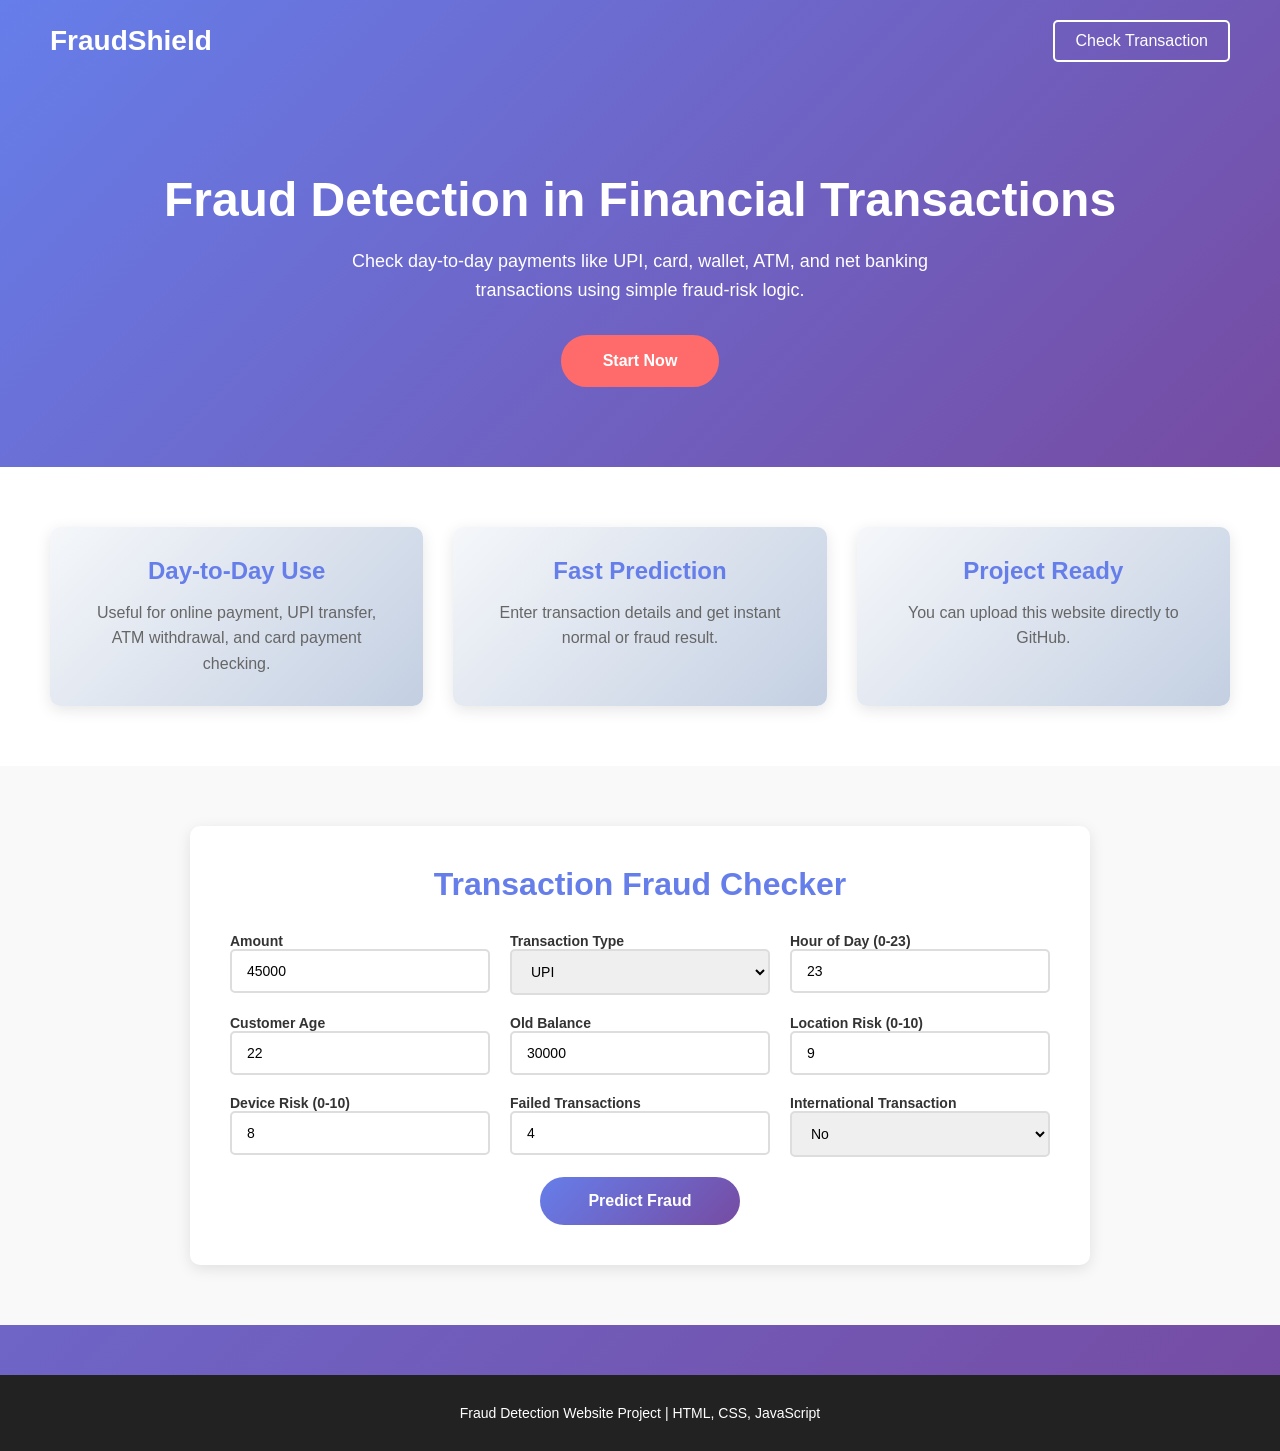
<file: index.html>
<!DOCTYPE html>
<html lang="en">
<head>
  <meta charset="UTF-8">
  <meta name="viewport" content="width=device-width, initial-scale=1.0">
  <title>Fraud Detection in Financial Transactions</title>
  <link rel="stylesheet" href="style.css">
</head>
<body>
  <header class="hero">
    <nav>
      <h2>FraudShield</h2>
      <a href="#checker">Check Transaction</a>
    </nav>
    <section class="hero-text">
      <h1>Fraud Detection in Financial Transactions</h1>
      <p>Check day-to-day payments like UPI, card, wallet, ATM, and net banking transactions using simple fraud-risk logic.</p>
      <a class="btn" href="#checker">Start Now</a>
    </section>
  </header>

  <section class="info">
    <div class="card">
      <h3>Day-to-Day Use</h3>
      <p>Useful for online payment, UPI transfer, ATM withdrawal, and card payment checking.</p>
    </div>
    <div class="card">
      <h3>Fast Prediction</h3>
      <p>Enter transaction details and get instant normal or fraud result.</p>
    </div>
    <div class="card">
      <h3>Project Ready</h3>
      <p>You can upload this website directly to GitHub.</p>
    </div>
  </section>

  <main id="checker" class="container">
    <section class="form-box">
      <h2>Transaction Fraud Checker</h2>
      <form id="fraudForm">
        <div class="grid">
          <label>Amount
            <input type="number" id="amount" value="45000" required>
          </label>
          <label>Transaction Type
            <select id="type">
              <option>UPI</option>
              <option>Card</option>
              <option>Net Banking</option>
              <option>ATM</option>
              <option>Wallet</option>
            </select>
          </label>
          <label>Hour of Day (0-23)
            <input type="number" id="hour" min="0" max="23" value="23" required>
          </label>
          <label>Customer Age
            <input type="number" id="age" value="22" required>
          </label>
          <label>Old Balance
            <input type="number" id="balance" value="30000" required>
          </label>
          <label>Location Risk (0-10)
            <input type="number" id="locationRisk" min="0" max="10" value="9" required>
          </label>
          <label>Device Risk (0-10)
            <input type="number" id="deviceRisk" min="0" max="10" value="8" required>
          </label>
          <label>Failed Transactions
            <input type="number" id="failed" min="0" value="4" required>
          </label>
          <label>International Transaction
            <select id="international">
              <option value="0">No</option>
              <option value="1">Yes</option>
            </select>
          </label>
        </div>
        <button type="submit">Predict Fraud</button>
      </form>
    </section>

    <section id="result" class="result hidden"></section>
  </main>

  <footer>
    <p>Fraud Detection Website Project | HTML, CSS, JavaScript</p>
  </footer>

  <script src="script.js"></script>
</body>
</html>
</file>
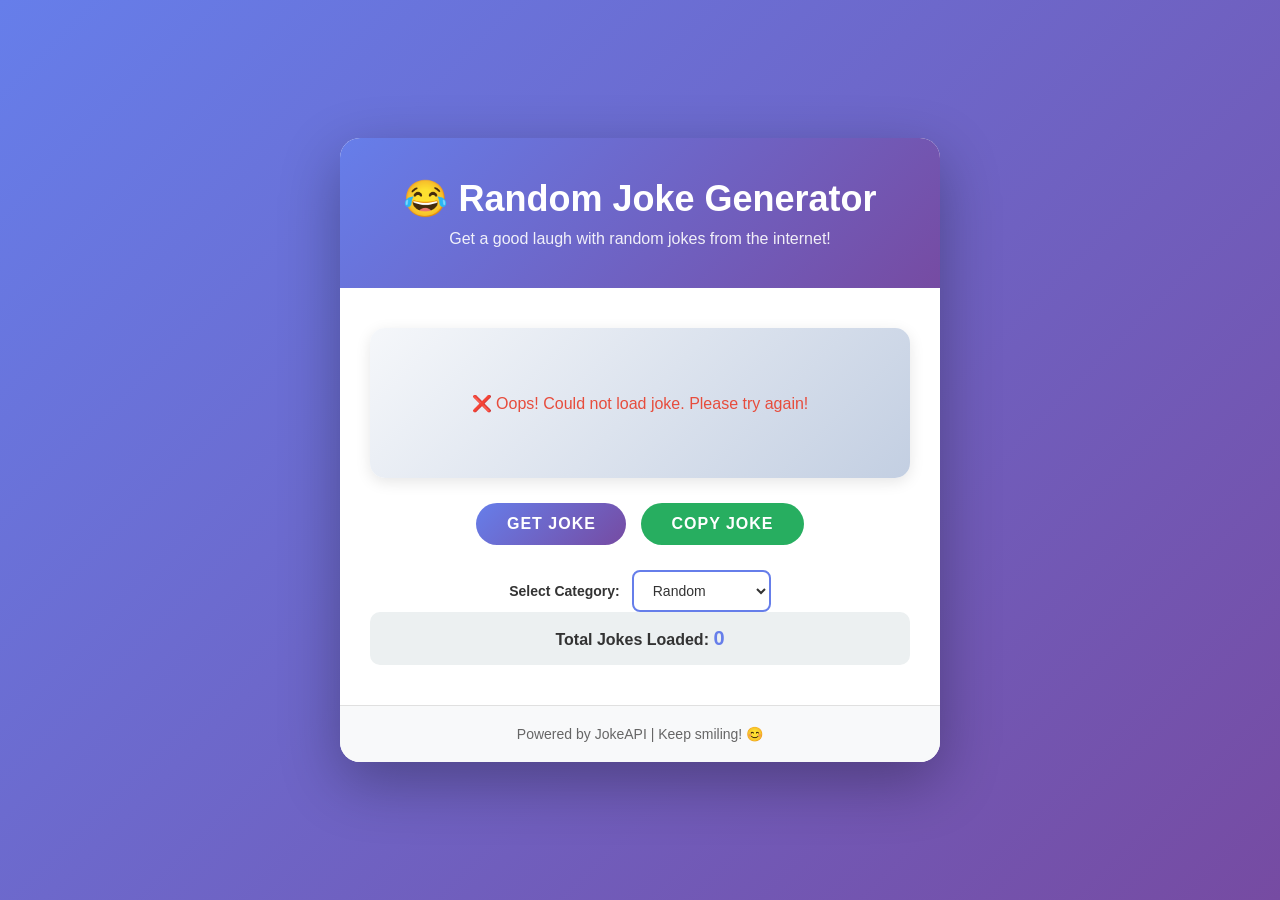
<file: joke-generator/index.html>
<!DOCTYPE html>
<html lang="en">
<head>
  <meta charset="UTF-8">
  <meta name="viewport" content="width=device-width, initial-scale=1.0">
  <title>Random Joke Generator</title>
  <link rel="stylesheet" href="style.css">
</head>
<body>
  <div class="container">
    <header class="header">
      <h1>😂 Random Joke Generator</h1>
      <p>Get a good laugh with random jokes from the internet!</p>
    </header>

    <main class="main-content">
      <div class="joke-box">
        <div class="joke-display" id="jokeDisplay">
          <p class="loading-text">Click "Get Joke" to start laughing! 🎉</p>
        </div>

        <div class="button-group">
          <button id="getJokeBtn" class="btn btn-primary">Get Joke</button>
          <button id="copyBtn" class="btn btn-secondary" disabled>Copy Joke</button>
        </div>

        <div class="joke-category">
          <label for="categorySelect">Select Category:</label>
          <select id="categorySelect">
            <option value="random">Random</option>
            <option value="general">General</option>
            <option value="programming">Programming</option>
            <option value="knock-knock">Knock Knock</option>
          </select>
        </div>
      </div>

      <div class="joke-counter">
        <p>Total Jokes Loaded: <span id="jokeCount">0</span></p>
      </div>
    </main>

    <footer class="footer">
      <p>Powered by JokeAPI | Keep smiling! 😊</p>
    </footer>
  </div>

  <script src="script.js"></script>
</body>
</html>
</file>
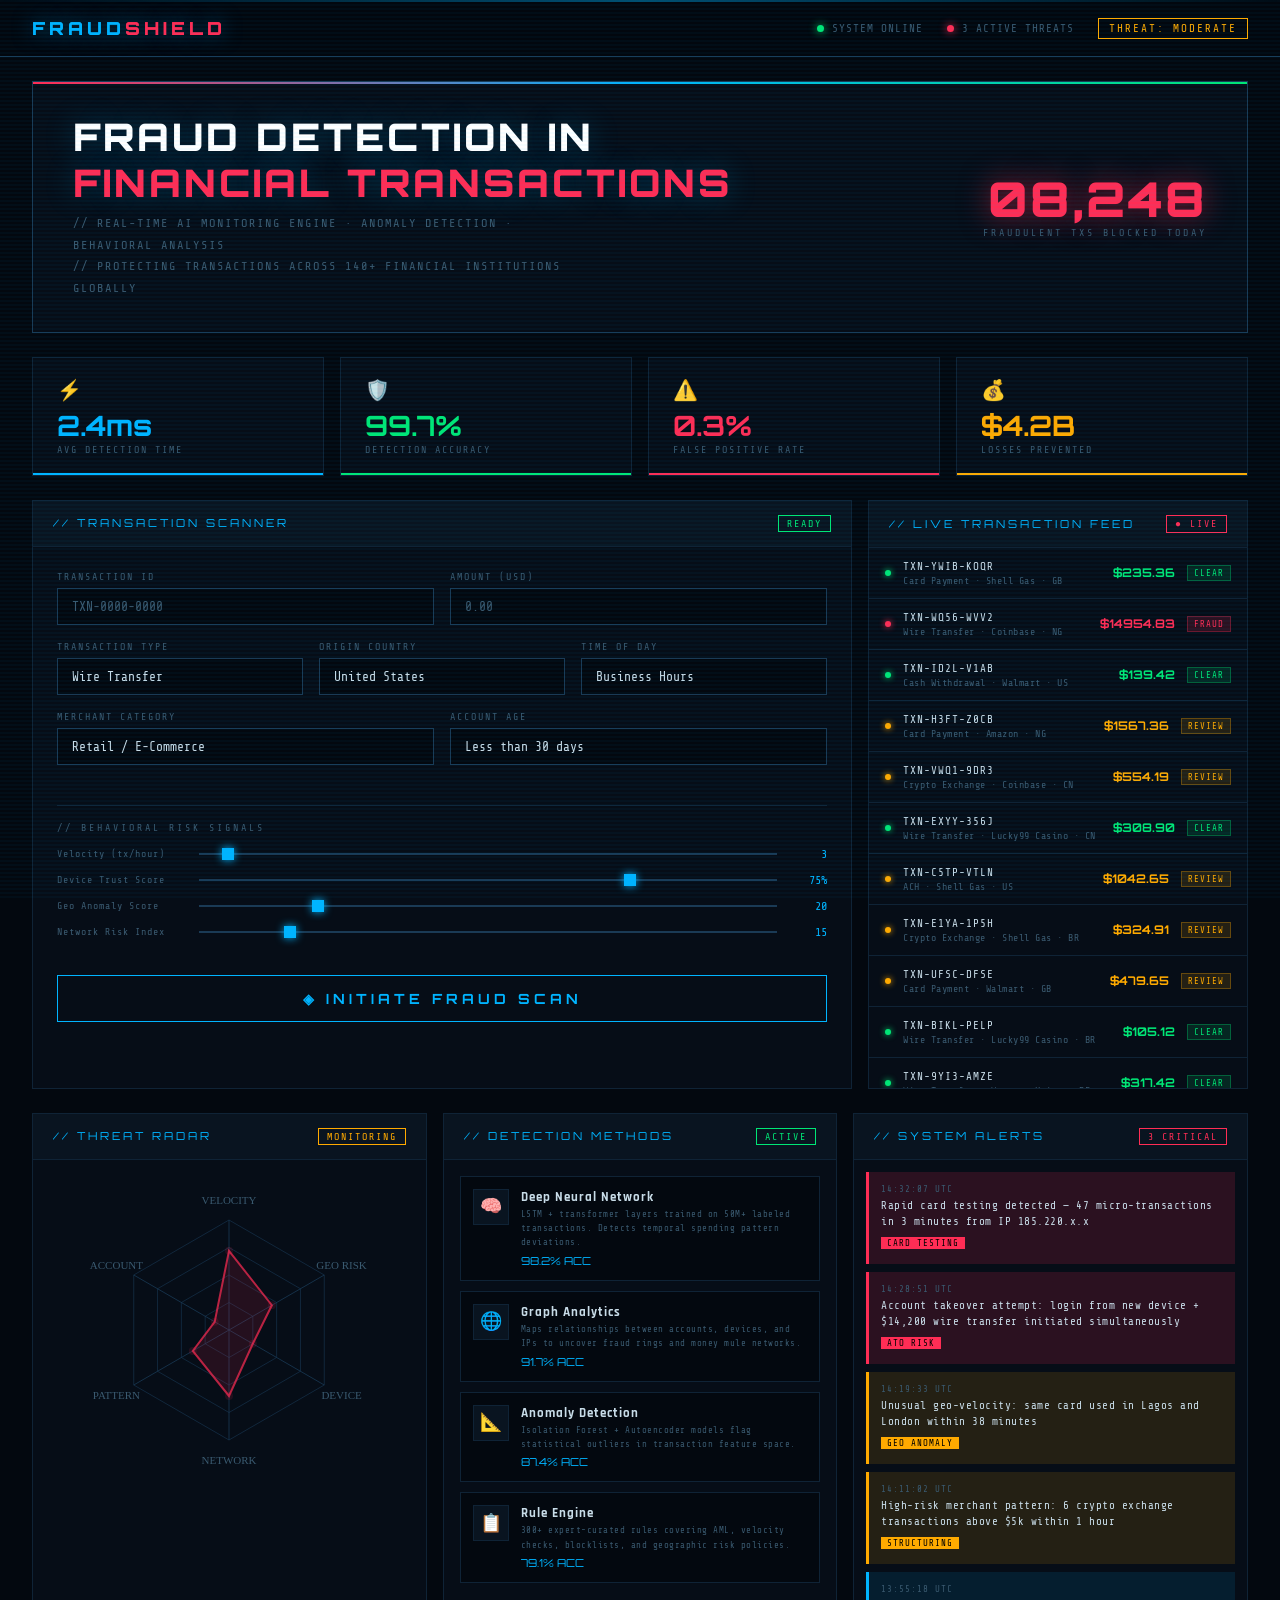
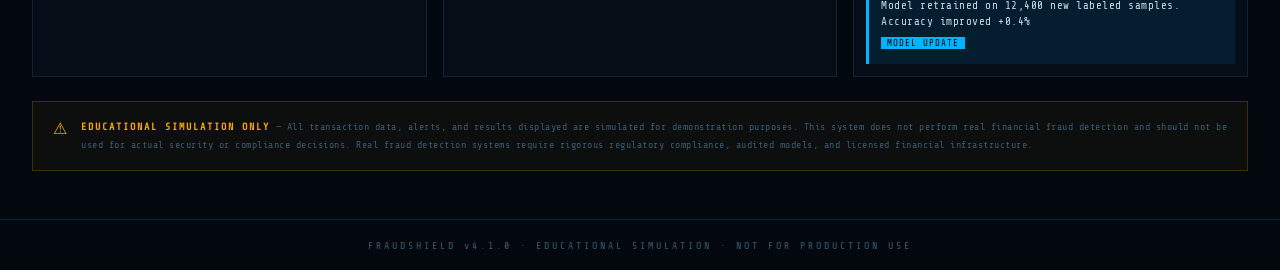
<file: fraud-detection.html>
<!DOCTYPE html>
<html lang="en">
<head>
<meta charset="UTF-8">
<meta name="viewport" content="width=device-width, initial-scale=1.0">
<title>FraudShield — Fraud Detection in Financial Transactions</title>
<link href="https://fonts.googleapis.com/css2?family=Share+Tech+Mono&family=Rajdhani:wght@400;500;600;700&family=Orbitron:wght@400;700;900&display=swap" rel="stylesheet">
<style>
:root {
  --bg: #03080f;
  --surface: #060d17;
  --surface2: #091420;
  --border: #0f2336;
  --border2: #1a3a55;
  --red: #ff2d55;
  --red-dim: rgba(255,45,85,0.15);
  --amber: #ffaa00;
  --amber-dim: rgba(255,170,0,0.12);
  --green: #00e676;
  --green-dim: rgba(0,230,118,0.12);
  --blue: #00b4ff;
  --blue-dim: rgba(0,180,255,0.1);
  --text: #c8dce8;
  --muted: #3a5a70;
  --scan: rgba(0,180,255,0.04);
}

* { margin:0; padding:0; box-sizing:border-box; }

body {
  background: var(--bg);
  color: var(--text);
  font-family: 'Rajdhani', sans-serif;
  min-height: 100vh;
  overflow-x: hidden;
  cursor: crosshair;
}

/* Scan line animation */
body::after {
  content:'';
  position:fixed;
  inset:0;
  background: repeating-linear-gradient(
    0deg,
    transparent,
    transparent 2px,
    var(--scan) 2px,
    var(--scan) 4px
  );
  pointer-events:none;
  z-index:999;
  animation: scanMove 8s linear infinite;
}
@keyframes scanMove {
  0%   { background-position: 0 0; }
  100% { background-position: 0 100px; }
}

/* Moving scan beam */
.scan-beam {
  position: fixed;
  top: 0; left: 0; right: 0;
  height: 2px;
  background: linear-gradient(90deg, transparent, var(--blue), transparent);
  opacity: 0.4;
  z-index: 998;
  animation: beamDown 6s linear infinite;
  pointer-events: none;
}
@keyframes beamDown {
  0%   { top: -2px; }
  100% { top: 100vh; }
}

/* NAV */
nav {
  position: sticky; top: 0; z-index: 100;
  background: rgba(3,8,15,0.96);
  border-bottom: 1px solid var(--border2);
  backdrop-filter: blur(16px);
  padding: 0 32px;
}
.nav-inner {
  max-width: 1400px; margin: 0 auto;
  display: flex; align-items: center; justify-content: space-between;
  height: 56px;
}
.logo {
  font-family: 'Orbitron', monospace;
  font-size: 18px;
  font-weight: 900;
  letter-spacing: 4px;
  color: var(--blue);
  text-shadow: 0 0 20px rgba(0,180,255,0.5);
}
.logo span { color: var(--red); }
.nav-status {
  display: flex; gap: 24px; align-items: center;
}
.status-dot {
  display: flex; align-items: center; gap: 8px;
  font-family: 'Share Tech Mono', monospace;
  font-size: 11px;
  color: var(--muted);
  letter-spacing: 1px;
}
.dot {
  width: 7px; height: 7px; border-radius: 50%;
  background: var(--green);
  box-shadow: 0 0 8px var(--green);
  animation: blink 2s ease-in-out infinite;
}
.dot.red { background: var(--red); box-shadow: 0 0 8px var(--red); }
@keyframes blink {
  0%,100%{ opacity:1; } 50%{ opacity:0.3; }
}
.threat-level {
  font-family: 'Share Tech Mono', monospace;
  font-size: 11px;
  color: var(--amber);
  border: 1px solid var(--amber);
  padding: 3px 10px;
  letter-spacing: 2px;
  animation: pulse-amber 3s ease-in-out infinite;
}
@keyframes pulse-amber {
  0%,100%{ box-shadow:none; }
  50%{ box-shadow: 0 0 12px rgba(255,170,0,0.3); }
}

/* MAIN LAYOUT */
.shell {
  max-width: 1400px; margin: 0 auto; padding: 24px 32px;
}

/* HERO BAR */
.hero-bar {
  border: 1px solid var(--border2);
  background: var(--surface);
  padding: 32px 40px;
  margin-bottom: 24px;
  position: relative;
  overflow: hidden;
}
.hero-bar::before {
  content:'';
  position:absolute;
  top:0; left:0; right:0; height:2px;
  background: linear-gradient(90deg, var(--red), var(--blue), var(--green));
}
.hero-inner {
  display: flex; align-items: center; justify-content: space-between; gap: 32px;
}
.hero-text h1 {
  font-family: 'Orbitron', monospace;
  font-size: clamp(22px, 3vw, 38px);
  font-weight: 900;
  letter-spacing: 3px;
  line-height: 1.2;
  color: #fff;
  text-shadow: 0 0 30px rgba(0,180,255,0.3);
  margin-bottom: 8px;
}
.hero-text h1 span { color: var(--red); }
.hero-text p {
  font-family: 'Share Tech Mono', monospace;
  font-size: 12px;
  color: var(--muted);
  letter-spacing: 2px;
  line-height: 1.8;
  max-width: 500px;
}
.hero-counter {
  text-align: right; flex-shrink: 0;
}
.counter-num {
  font-family: 'Orbitron', monospace;
  font-size: 48px;
  font-weight: 900;
  color: var(--red);
  text-shadow: 0 0 30px rgba(255,45,85,0.5);
  line-height: 1;
  letter-spacing: 2px;
}
.counter-label {
  font-family: 'Share Tech Mono', monospace;
  font-size: 10px;
  color: var(--muted);
  letter-spacing: 3px;
  text-transform: uppercase;
  margin-top: 4px;
}

/* STATS ROW */
.stats-row {
  display: grid;
  grid-template-columns: repeat(4, 1fr);
  gap: 16px;
  margin-bottom: 24px;
}
.stat-card {
  background: var(--surface);
  border: 1px solid var(--border);
  padding: 20px 24px;
  position: relative;
  transition: border-color 0.2s;
}
.stat-card:hover { border-color: var(--border2); }
.stat-card::after {
  content: '';
  position: absolute;
  bottom: 0; left: 0; right: 0; height: 2px;
}
.stat-card.blue::after { background: var(--blue); }
.stat-card.green::after { background: var(--green); }
.stat-card.red::after { background: var(--red); }
.stat-card.amber::after { background: var(--amber); }
.stat-icon {
  font-size: 20px; margin-bottom: 8px; display: block;
}
.stat-num {
  font-family: 'Orbitron', monospace;
  font-size: 28px;
  font-weight: 700;
  line-height: 1;
  margin-bottom: 4px;
}
.stat-card.blue .stat-num { color: var(--blue); }
.stat-card.green .stat-num { color: var(--green); }
.stat-card.red .stat-num { color: var(--red); }
.stat-card.amber .stat-num { color: var(--amber); }
.stat-label {
  font-family: 'Share Tech Mono', monospace;
  font-size: 10px;
  color: var(--muted);
  letter-spacing: 2px;
  text-transform: uppercase;
}

/* MAIN GRID */
.main-grid {
  display: grid;
  grid-template-columns: 1fr 380px;
  gap: 16px;
  margin-bottom: 24px;
}

/* TRANSACTION SCANNER */
.panel {
  background: var(--surface);
  border: 1px solid var(--border);
  overflow: hidden;
}
.panel-header {
  display: flex; align-items: center; justify-content: space-between;
  padding: 14px 20px;
  border-bottom: 1px solid var(--border);
  background: var(--surface2);
}
.panel-title {
  font-family: 'Orbitron', monospace;
  font-size: 11px;
  letter-spacing: 3px;
  color: var(--blue);
  text-transform: uppercase;
}
.panel-badge {
  font-family: 'Share Tech Mono', monospace;
  font-size: 10px;
  letter-spacing: 2px;
  padding: 2px 8px;
  border: 1px solid;
}
.badge-green { color: var(--green); border-color: var(--green); }
.badge-red { color: var(--red); border-color: var(--red); animation: blink 1.5s infinite; }
.badge-amber { color: var(--amber); border-color: var(--amber); }

/* TRANSACTION FORM */
.tx-form { padding: 24px; }
.form-row { display: grid; grid-template-columns: 1fr 1fr; gap: 16px; margin-bottom: 16px; }
.form-row.tri { grid-template-columns: 1fr 1fr 1fr; }
.field label {
  display: block;
  font-family: 'Share Tech Mono', monospace;
  font-size: 10px;
  color: var(--muted);
  letter-spacing: 2px;
  text-transform: uppercase;
  margin-bottom: 6px;
}
.field input, .field select {
  width: 100%;
  background: var(--bg);
  border: 1px solid var(--border2);
  color: var(--text);
  font-family: 'Share Tech Mono', monospace;
  font-size: 13px;
  padding: 10px 14px;
  outline: none;
  transition: border-color 0.2s, box-shadow 0.2s;
  appearance: none;
}
.field input:focus, .field select:focus {
  border-color: var(--blue);
  box-shadow: 0 0 0 2px rgba(0,180,255,0.1);
}
.field input::placeholder { color: var(--muted); }

/* Risk sliders */
.risk-section {
  padding: 0 24px 24px;
}
.risk-title {
  font-family: 'Share Tech Mono', monospace;
  font-size: 10px;
  letter-spacing: 3px;
  color: var(--muted);
  text-transform: uppercase;
  margin-bottom: 14px;
  padding-top: 4px;
  border-top: 1px solid var(--border);
  padding-top: 16px;
}
.risk-row {
  display: flex; align-items: center; gap: 12px; margin-bottom: 12px;
}
.risk-row label {
  font-family: 'Share Tech Mono', monospace;
  font-size: 10px;
  color: var(--muted);
  letter-spacing: 1px;
  width: 130px; flex-shrink: 0;
}
.risk-row input[type="range"] {
  flex: 1;
  -webkit-appearance: none;
  appearance: none;
  height: 2px;
  background: var(--border2);
  outline: none;
  cursor: pointer;
}
.risk-row input[type="range"]::-webkit-slider-thumb {
  -webkit-appearance: none;
  width: 12px; height: 12px;
  background: var(--blue);
  box-shadow: 0 0 8px var(--blue);
  cursor: pointer;
}
.risk-val {
  font-family: 'Share Tech Mono', monospace;
  font-size: 12px;
  color: var(--blue);
  width: 38px;
  text-align: right;
  flex-shrink: 0;
}

/* SCAN BUTTON */
.scan-btn {
  display: block;
  width: calc(100% - 48px);
  margin: 0 24px 24px;
  background: transparent;
  border: 1px solid var(--blue);
  color: var(--blue);
  font-family: 'Orbitron', monospace;
  font-size: 14px;
  font-weight: 700;
  letter-spacing: 4px;
  padding: 14px;
  cursor: crosshair;
  text-transform: uppercase;
  position: relative;
  overflow: hidden;
  transition: all 0.2s;
}
.scan-btn::before {
  content: '';
  position: absolute;
  top: 0; left: -100%; width: 100%; height: 100%;
  background: linear-gradient(90deg, transparent, rgba(0,180,255,0.15), transparent);
  transition: left 0.4s;
}
.scan-btn:hover::before { left: 100%; }
.scan-btn:hover {
  background: rgba(0,180,255,0.08);
  box-shadow: 0 0 20px rgba(0,180,255,0.2), inset 0 0 20px rgba(0,180,255,0.05);
}
.scan-btn:active { transform: scale(0.99); }

/* RESULT DISPLAY */
.result-display {
  margin: 0 24px 24px;
  border: 1px solid var(--border2);
  padding: 20px;
  text-align: center;
  display: none;
  animation: fadeIn 0.4s ease;
}
@keyframes fadeIn { from{opacity:0;transform:translateY(8px)} to{opacity:1;transform:translateY(0)} }
.result-verdict {
  font-family: 'Orbitron', monospace;
  font-size: 28px;
  font-weight: 900;
  letter-spacing: 4px;
  margin-bottom: 8px;
}
.result-score {
  font-family: 'Share Tech Mono', monospace;
  font-size: 12px;
  color: var(--muted);
  letter-spacing: 2px;
  margin-bottom: 16px;
}
.result-factors {
  display: grid; grid-template-columns: 1fr 1fr;
  gap: 8px;
  text-align: left;
}
.result-factor {
  font-family: 'Share Tech Mono', monospace;
  font-size: 10px;
  color: var(--muted);
  letter-spacing: 1px;
  display: flex; gap: 6px; align-items: center;
}
.result-factor .fc { width: 8px; height: 8px; border-radius: 50%; flex-shrink: 0; }

/* LIVE FEED */
.live-feed-panel {}
.feed-list { padding: 0; max-height: 540px; overflow-y: auto; }
.feed-list::-webkit-scrollbar { width: 4px; }
.feed-list::-webkit-scrollbar-track { background: var(--surface2); }
.feed-list::-webkit-scrollbar-thumb { background: var(--border2); }
.feed-item {
  display: flex; align-items: center; gap: 12px;
  padding: 12px 16px;
  border-bottom: 1px solid var(--border);
  transition: background 0.2s;
  animation: slideIn 0.3s ease;
}
@keyframes slideIn { from{opacity:0;transform:translateX(-10px)} to{opacity:1;transform:translateX(0)} }
.feed-item:hover { background: rgba(0,180,255,0.03); }
.feed-risk {
  width: 6px; height: 6px; border-radius: 50%; flex-shrink: 0;
}
.feed-risk.high { background: var(--red); box-shadow: 0 0 6px var(--red); }
.feed-risk.med { background: var(--amber); box-shadow: 0 0 6px var(--amber); }
.feed-risk.low { background: var(--green); box-shadow: 0 0 6px var(--green); }
.feed-info { flex:1; min-width:0; }
.feed-id {
  font-family: 'Share Tech Mono', monospace;
  font-size: 11px;
  color: var(--text);
  letter-spacing: 1px;
}
.feed-meta {
  font-family: 'Share Tech Mono', monospace;
  font-size: 10px;
  color: var(--muted);
  letter-spacing: 0.5px;
  margin-top: 2px;
  white-space: nowrap;
  overflow: hidden;
  text-overflow: ellipsis;
}
.feed-amount {
  font-family: 'Orbitron', monospace;
  font-size: 12px;
  font-weight: 700;
  flex-shrink: 0;
  text-align: right;
}
.feed-amount.high { color: var(--red); }
.feed-amount.med { color: var(--amber); }
.feed-amount.low { color: var(--green); }
.feed-badge {
  font-family: 'Share Tech Mono', monospace;
  font-size: 9px;
  padding: 2px 6px;
  letter-spacing: 1px;
  flex-shrink: 0;
}
.feed-badge.fraud { background: var(--red-dim); color: var(--red); border: 1px solid rgba(255,45,85,0.3); }
.feed-badge.review { background: var(--amber-dim); color: var(--amber); border: 1px solid rgba(255,170,0,0.3); }
.feed-badge.clear { background: var(--green-dim); color: var(--green); border: 1px solid rgba(0,230,118,0.3); }

/* BOTTOM GRID */
.bottom-grid {
  display: grid;
  grid-template-columns: 1fr 1fr 1fr;
  gap: 16px;
  margin-bottom: 24px;
}

/* RADAR CHART */
canvas { display: block; }
#radarCanvas { margin: 0 auto; display: block; }

/* METHOD CARDS */
.method-list { padding: 16px; display: flex; flex-direction: column; gap: 10px; }
.method-item {
  display: flex; gap: 12px; align-items: flex-start;
  padding: 12px;
  border: 1px solid var(--border);
  background: var(--bg);
  transition: border-color 0.2s;
}
.method-item:hover { border-color: var(--border2); }
.method-icon-box {
  width: 36px; height: 36px;
  display: flex; align-items: center; justify-content: center;
  font-size: 18px;
  background: var(--surface2);
  border: 1px solid var(--border);
  flex-shrink: 0;
}
.method-info {}
.method-name {
  font-family: 'Rajdhani', sans-serif;
  font-weight: 700;
  font-size: 13px;
  letter-spacing: 1px;
  color: var(--text);
  margin-bottom: 2px;
}
.method-desc {
  font-family: 'Share Tech Mono', monospace;
  font-size: 9px;
  color: var(--muted);
  letter-spacing: 0.5px;
  line-height: 1.6;
}
.method-acc {
  margin-top: 4px;
  font-family: 'Orbitron', monospace;
  font-size: 11px;
  color: var(--blue);
}

/* ALERT PANEL */
.alert-list { padding: 12px; display: flex; flex-direction: column; gap: 8px; }
.alert-item {
  padding: 12px;
  border-left: 3px solid;
  background: var(--bg);
  position: relative;
  overflow: hidden;
}
.alert-item.critical { border-color: var(--red); background: var(--red-dim); }
.alert-item.warning  { border-color: var(--amber); background: var(--amber-dim); }
.alert-item.info     { border-color: var(--blue); background: var(--blue-dim); }
.alert-time {
  font-family: 'Share Tech Mono', monospace;
  font-size: 9px;
  color: var(--muted);
  letter-spacing: 1px;
  margin-bottom: 4px;
}
.alert-msg {
  font-family: 'Share Tech Mono', monospace;
  font-size: 11px;
  color: var(--text);
  letter-spacing: 0.5px;
  line-height: 1.5;
}
.alert-tag {
  display: inline-block;
  font-size: 9px;
  font-family: 'Share Tech Mono', monospace;
  letter-spacing: 1px;
  padding: 1px 6px;
  margin-top: 4px;
}
.alert-item.critical .alert-tag { background: var(--red); color: #000; }
.alert-item.warning  .alert-tag { background: var(--amber); color: #000; }
.alert-item.info     .alert-tag { background: var(--blue); color: #000; }

/* DISCLAIMER */
.disclaimer {
  border: 1px solid rgba(255,170,0,0.2);
  background: rgba(255,170,0,0.04);
  padding: 16px 20px;
  display: flex; gap: 14px; align-items: flex-start;
  margin-bottom: 24px;
}
.disclaimer-icon { color: var(--amber); font-size: 16px; flex-shrink: 0; margin-top: 1px; }
.disclaimer-text {
  font-family: 'Share Tech Mono', monospace;
  font-size: 10px;
  color: var(--muted);
  line-height: 1.8;
  letter-spacing: 0.5px;
}
.disclaimer-text strong { color: var(--amber); letter-spacing: 2px; }

footer {
  text-align: center;
  padding: 20px;
  border-top: 1px solid var(--border);
  font-family: 'Share Tech Mono', monospace;
  font-size: 10px;
  color: var(--muted);
  letter-spacing: 3px;
}

@media(max-width: 1100px) {
  .main-grid { grid-template-columns: 1fr; }
  .bottom-grid { grid-template-columns: 1fr; }
  .stats-row { grid-template-columns: 1fr 1fr; }
}
@media(max-width: 600px) {
  .shell { padding: 12px 16px; }
  .stats-row { grid-template-columns: 1fr 1fr; gap: 8px; }
  .form-row { grid-template-columns: 1fr; }
  .form-row.tri { grid-template-columns: 1fr; }
  .hero-inner { flex-direction: column; }
}
</style>
</head>
<body>
<div class="scan-beam"></div>

<!-- NAV -->
<nav>
  <div class="nav-inner">
    <div class="logo">FRAUD<span>SHIELD</span></div>
    <div class="nav-status">
      <div class="status-dot"><div class="dot"></div>SYSTEM ONLINE</div>
      <div class="status-dot"><div class="dot red"></div>3 ACTIVE THREATS</div>
      <div class="threat-level">THREAT: MODERATE</div>
    </div>
  </div>
</nav>

<div class="shell">

  <!-- HERO BAR -->
  <div class="hero-bar">
    <div class="hero-inner">
      <div class="hero-text">
        <h1>FRAUD DETECTION IN<br><span>FINANCIAL TRANSACTIONS</span></h1>
        <p>// REAL-TIME AI MONITORING ENGINE · ANOMALY DETECTION · BEHAVIORAL ANALYSIS<br>
           // PROTECTING TRANSACTIONS ACROSS 140+ FINANCIAL INSTITUTIONS GLOBALLY</p>
      </div>
      <div class="hero-counter">
        <div class="counter-num" id="fraudCounter">00,000</div>
        <div class="counter-label">FRAUDULENT TXs BLOCKED TODAY</div>
      </div>
    </div>
  </div>

  <!-- STATS -->
  <div class="stats-row">
    <div class="stat-card blue">
      <span class="stat-icon">⚡</span>
      <div class="stat-num">2.4ms</div>
      <div class="stat-label">Avg Detection Time</div>
    </div>
    <div class="stat-card green">
      <span class="stat-icon">🛡️</span>
      <div class="stat-num">99.7%</div>
      <div class="stat-label">Detection Accuracy</div>
    </div>
    <div class="stat-card red">
      <span class="stat-icon">⚠️</span>
      <div class="stat-num">0.3%</div>
      <div class="stat-label">False Positive Rate</div>
    </div>
    <div class="stat-card amber">
      <span class="stat-icon">💰</span>
      <div class="stat-num">$4.2B</div>
      <div class="stat-label">Losses Prevented</div>
    </div>
  </div>

  <!-- MAIN GRID -->
  <div class="main-grid">

    <!-- TRANSACTION SCANNER -->
    <div class="panel">
      <div class="panel-header">
        <div class="panel-title">// TRANSACTION SCANNER</div>
        <div class="panel-badge badge-green">READY</div>
      </div>

      <div class="tx-form">
        <div class="form-row">
          <div class="field">
            <label>Transaction ID</label>
            <input type="text" id="txId" placeholder="TXN-0000-0000" />
          </div>
          <div class="field">
            <label>Amount (USD)</label>
            <input type="number" id="txAmount" placeholder="0.00" min="0" />
          </div>
        </div>
        <div class="form-row tri">
          <div class="field">
            <label>Transaction Type</label>
            <select id="txType">
              <option>Wire Transfer</option>
              <option>Card Payment</option>
              <option>ACH Transfer</option>
              <option>Crypto Exchange</option>
              <option>Cash Withdrawal</option>
              <option>Online Purchase</option>
            </select>
          </div>
          <div class="field">
            <label>Origin Country</label>
            <select id="txOrigin">
              <option>United States</option>
              <option>United Kingdom</option>
              <option>Nigeria</option>
              <option>Russia</option>
              <option>China</option>
              <option>Germany</option>
              <option>Brazil</option>
              <option>Unknown</option>
            </select>
          </div>
          <div class="field">
            <label>Time of Day</label>
            <select id="txTime">
              <option>Business Hours</option>
              <option>Evening</option>
              <option>Late Night (2–5AM)</option>
              <option>Early Morning</option>
            </select>
          </div>
        </div>
        <div class="form-row">
          <div class="field">
            <label>Merchant Category</label>
            <select id="txMerchant">
              <option>Retail / E-Commerce</option>
              <option>Gambling / Betting</option>
              <option>Cryptocurrency</option>
              <option>Jewelry / Luxury</option>
              <option>Gas Station</option>
              <option>Supermarket</option>
              <option>Money Transfer</option>
            </select>
          </div>
          <div class="field">
            <label>Account Age</label>
            <select id="txAge">
              <option>Less than 30 days</option>
              <option>1–6 months</option>
              <option>6–24 months</option>
              <option>Over 2 years</option>
            </select>
          </div>
        </div>
      </div>

      <div class="risk-section">
        <div class="risk-title">// BEHAVIORAL RISK SIGNALS</div>
        <div class="risk-row">
          <label>Velocity (tx/hour)</label>
          <input type="range" id="rVelocity" min="1" max="50" value="3" oninput="document.getElementById('vVelocity').textContent=this.value">
          <span class="risk-val" id="vVelocity">3</span>
        </div>
        <div class="risk-row">
          <label>Device Trust Score</label>
          <input type="range" id="rDevice" min="0" max="100" value="75" oninput="document.getElementById('vDevice').textContent=this.value+'%'">
          <span class="risk-val" id="vDevice">75%</span>
        </div>
        <div class="risk-row">
          <label>Geo Anomaly Score</label>
          <input type="range" id="rGeo" min="0" max="100" value="20" oninput="document.getElementById('vGeo').textContent=this.value">
          <span class="risk-val" id="vGeo">20</span>
        </div>
        <div class="risk-row">
          <label>Network Risk Index</label>
          <input type="range" id="rNetwork" min="0" max="100" value="15" oninput="document.getElementById('vNetwork').textContent=this.value">
          <span class="risk-val" id="vNetwork">15</span>
        </div>
      </div>

      <button class="scan-btn" onclick="runScan()">◈ INITIATE FRAUD SCAN</button>

      <div class="result-display" id="resultDisplay">
        <div class="result-verdict" id="resultVerdict">—</div>
        <div class="result-score" id="resultScore">—</div>
        <div class="result-factors" id="resultFactors"></div>
      </div>
    </div>

    <!-- LIVE FEED -->
    <div class="panel live-feed-panel">
      <div class="panel-header">
        <div class="panel-title">// LIVE TRANSACTION FEED</div>
        <div class="panel-badge badge-red">● LIVE</div>
      </div>
      <div class="feed-list" id="feedList"></div>
    </div>
  </div>

  <!-- BOTTOM GRID -->
  <div class="bottom-grid">

    <!-- RADAR -->
    <div class="panel">
      <div class="panel-header">
        <div class="panel-title">// THREAT RADAR</div>
        <div class="panel-badge badge-amber">MONITORING</div>
      </div>
      <div style="padding: 20px;">
        <canvas id="radarCanvas" width="300" height="300"></canvas>
      </div>
    </div>

    <!-- METHODS -->
    <div class="panel">
      <div class="panel-header">
        <div class="panel-title">// DETECTION METHODS</div>
        <div class="panel-badge badge-green">ACTIVE</div>
      </div>
      <div class="method-list">
        <div class="method-item">
          <div class="method-icon-box">🧠</div>
          <div class="method-info">
            <div class="method-name">Deep Neural Network</div>
            <div class="method-desc">LSTM + transformer layers trained on 50M+ labeled transactions. Detects temporal spending pattern deviations.</div>
            <div class="method-acc">98.2% ACC</div>
          </div>
        </div>
        <div class="method-item">
          <div class="method-icon-box">🌐</div>
          <div class="method-info">
            <div class="method-name">Graph Analytics</div>
            <div class="method-desc">Maps relationships between accounts, devices, and IPs to uncover fraud rings and money mule networks.</div>
            <div class="method-acc">91.7% ACC</div>
          </div>
        </div>
        <div class="method-item">
          <div class="method-icon-box">📐</div>
          <div class="method-info">
            <div class="method-name">Anomaly Detection</div>
            <div class="method-desc">Isolation Forest + Autoencoder models flag statistical outliers in transaction feature space.</div>
            <div class="method-acc">87.4% ACC</div>
          </div>
        </div>
        <div class="method-item">
          <div class="method-icon-box">📋</div>
          <div class="method-info">
            <div class="method-name">Rule Engine</div>
            <div class="method-desc">300+ expert-curated rules covering AML, velocity checks, blocklists, and geographic risk policies.</div>
            <div class="method-acc">79.1% ACC</div>
          </div>
        </div>
      </div>
    </div>

    <!-- ALERTS -->
    <div class="panel">
      <div class="panel-header">
        <div class="panel-title">// SYSTEM ALERTS</div>
        <div class="panel-badge badge-red">3 CRITICAL</div>
      </div>
      <div class="alert-list" id="alertList">
        <div class="alert-item critical">
          <div class="alert-time">14:32:07 UTC</div>
          <div class="alert-msg">Rapid card testing detected — 47 micro-transactions in 3 minutes from IP 185.220.x.x</div>
          <span class="alert-tag">CARD TESTING</span>
        </div>
        <div class="alert-item critical">
          <div class="alert-time">14:28:51 UTC</div>
          <div class="alert-msg">Account takeover attempt: login from new device + $14,200 wire transfer initiated simultaneously</div>
          <span class="alert-tag">ATO RISK</span>
        </div>
        <div class="alert-item warning">
          <div class="alert-time">14:19:33 UTC</div>
          <div class="alert-msg">Unusual geo-velocity: same card used in Lagos and London within 38 minutes</div>
          <span class="alert-tag">GEO ANOMALY</span>
        </div>
        <div class="alert-item warning">
          <div class="alert-time">14:11:02 UTC</div>
          <div class="alert-msg">High-risk merchant pattern: 6 crypto exchange transactions above $5k within 1 hour</div>
          <span class="alert-tag">STRUCTURING</span>
        </div>
        <div class="alert-item info">
          <div class="alert-time">13:55:18 UTC</div>
          <div class="alert-msg">Model retrained on 12,400 new labeled samples. Accuracy improved +0.4%</div>
          <span class="alert-tag">MODEL UPDATE</span>
        </div>
      </div>
    </div>
  </div>

  <!-- DISCLAIMER -->
  <div class="disclaimer">
    <div class="disclaimer-icon">⚠</div>
    <div class="disclaimer-text">
      <strong>EDUCATIONAL SIMULATION ONLY</strong> — All transaction data, alerts, and results displayed are simulated for demonstration purposes. This system does not perform real financial fraud detection and should not be used for actual security or compliance decisions. Real fraud detection systems require rigorous regulatory compliance, audited models, and licensed financial infrastructure.
    </div>
  </div>

</div>

<footer>FRAUDSHIELD v4.1.0 · EDUCATIONAL SIMULATION · NOT FOR PRODUCTION USE</footer>

<script>
// ---- FRAUD COUNTER ----
let fraudCount = 8247;
function updateCounter() {
  fraudCount += Math.floor(Math.random() * 3);
  document.getElementById('fraudCounter').textContent =
    fraudCount.toLocaleString().padStart(6, '0');
  setTimeout(updateCounter, 800 + Math.random() * 1200);
}
updateCounter();

// ---- LIVE FEED ----
const txTypes = ['Wire Transfer','Card Payment','ACH','Crypto Exchange','Cash Withdrawal','Online Purchase'];
const countries = ['US','GB','NG','RU','CN','DE','BR','??'];
const merchants = ['Amazon','Coinbase','Lucky99 Casino','Neiman Marcus','Shell Gas','Walmart','Western Union','Unknown'];
const riskLevels = [
  {r:'high',b:'fraud', label:'FRAUD'},
  {r:'high',b:'fraud', label:'FRAUD'},
  {r:'med',b:'review', label:'REVIEW'},
  {r:'med',b:'review', label:'REVIEW'},
  {r:'low',b:'clear', label:'CLEAR'},
  {r:'low',b:'clear', label:'CLEAR'},
  {r:'low',b:'clear', label:'CLEAR'},
];

function genTxId() {
  return 'TXN-' + Math.random().toString(36).substr(2,4).toUpperCase() + '-' + Math.random().toString(36).substr(2,4).toUpperCase();
}
function genAmount(risk) {
  if(risk === 'high') return '$' + (Math.random()*15000+500).toFixed(2);
  if(risk === 'med') return '$' + (Math.random()*3000+100).toFixed(2);
  return '$' + (Math.random()*500+5).toFixed(2);
}

function addFeedItem() {
  const rl = riskLevels[Math.floor(Math.random()*riskLevels.length)];
  const amount = genAmount(rl.r);
  const txId = genTxId();
  const country = countries[Math.floor(Math.random()*countries.length)];
  const merchant = merchants[Math.floor(Math.random()*merchants.length)];
  const type = txTypes[Math.floor(Math.random()*txTypes.length)];

  const item = document.createElement('div');
  item.className = 'feed-item';
  item.innerHTML = `
    <div class="feed-risk ${rl.r}"></div>
    <div class="feed-info">
      <div class="feed-id">${txId}</div>
      <div class="feed-meta">${type} · ${merchant} · ${country}</div>
    </div>
    <div class="feed-amount ${rl.r}">${amount}</div>
    <div class="feed-badge ${rl.b}">${rl.label}</div>
  `;
  const list = document.getElementById('feedList');
  list.insertBefore(item, list.firstChild);
  if(list.children.length > 20) list.removeChild(list.lastChild);
}

// Initial fill
for(let i=0;i<12;i++) addFeedItem();
setInterval(addFeedItem, 1400 + Math.random()*1000);

// ---- RADAR CHART ----
function drawRadar() {
  const canvas = document.getElementById('radarCanvas');
  const ctx = canvas.getContext('2d');
  const W = 300, H = 300;
  const cx = W/2, cy = H/2, maxR = 110;
  const labels = ['Velocity','Geo Risk','Device','Network','Pattern','Account'];
  const values = [0.72, 0.45, 0.25, 0.60, 0.38, 0.15];
  const n = labels.length;

  ctx.clearRect(0,0,W,H);

  // Background rings
  for(let r=1;r<=4;r++) {
    ctx.beginPath();
    for(let i=0;i<n;i++) {
      const ang = (i/n)*Math.PI*2 - Math.PI/2;
      const rx = cx + Math.cos(ang)*(maxR*r/4);
      const ry = cy + Math.sin(ang)*(maxR*r/4);
      i===0 ? ctx.moveTo(rx,ry) : ctx.lineTo(rx,ry);
    }
    ctx.closePath();
    ctx.strokeStyle = 'rgba(26,58,85,0.6)';
    ctx.lineWidth = 1;
    ctx.stroke();
  }

  // Spokes
  for(let i=0;i<n;i++) {
    const ang = (i/n)*Math.PI*2 - Math.PI/2;
    ctx.beginPath();
    ctx.moveTo(cx, cy);
    ctx.lineTo(cx + Math.cos(ang)*maxR, cy + Math.sin(ang)*maxR);
    ctx.strokeStyle = 'rgba(26,58,85,0.8)';
    ctx.lineWidth = 1;
    ctx.stroke();
  }

  // Data fill
  ctx.beginPath();
  for(let i=0;i<n;i++) {
    const ang = (i/n)*Math.PI*2 - Math.PI/2;
    const rx = cx + Math.cos(ang)*maxR*values[i];
    const ry = cy + Math.sin(ang)*maxR*values[i];
    i===0 ? ctx.moveTo(rx,ry) : ctx.lineTo(rx,ry);
  }
  ctx.closePath();
  ctx.fillStyle = 'rgba(255,45,85,0.12)';
  ctx.fill();
  ctx.strokeStyle = 'rgba(255,45,85,0.7)';
  ctx.lineWidth = 2;
  ctx.stroke();

  // Data points
  for(let i=0;i<n;i++) {
    const ang = (i/n)*Math.PI*2 - Math.PI/2;
    const rx = cx + Math.cos(ang)*maxR*values[i];
    const ry = cy + Math.sin(ang)*maxR*values[i];
    ctx.beginPath();
    ctx.arc(rx,ry,4,0,Math.PI*2);
    ctx.fillStyle = 'var(--red)';
    ctx.shadowColor = 'var(--red)';
    ctx.shadowBlur = 8;
    ctx.fill();
    ctx.shadowBlur = 0;
  }

  // Labels
  ctx.font = '11px Share Tech Mono';
  ctx.fillStyle = '#3a5a70';
  ctx.textAlign = 'center';
  for(let i=0;i<n;i++) {
    const ang = (i/n)*Math.PI*2 - Math.PI/2;
    const rx = cx + Math.cos(ang)*(maxR+20);
    const ry = cy + Math.sin(ang)*(maxR+20) + 4;
    ctx.fillText(labels[i].toUpperCase(), rx, ry);
  }
}
drawRadar();

// ---- SCAN ----
function runScan() {
  const amount = parseFloat(document.getElementById('txAmount').value) || 1000;
  const type = document.getElementById('txType').value;
  const origin = document.getElementById('txOrigin').value;
  const time = document.getElementById('txTime').value;
  const merchant = document.getElementById('txMerchant').value;
  const age = document.getElementById('txAge').value;
  const velocity = parseInt(document.getElementById('rVelocity').value);
  const device = parseInt(document.getElementById('rDevice').value);
  const geo = parseInt(document.getElementById('rGeo').value);
  const network = parseInt(document.getElementById('rNetwork').value);

  // Score computation
  let score = 0;
  if(amount > 10000) score += 25;
  else if(amount > 3000) score += 12;
  else if(amount > 500) score += 5;

  const highRiskOrigins = ['Nigeria','Russia','Unknown'];
  if(highRiskOrigins.includes(origin)) score += 20;
  if(time === 'Late Night (2–5AM)') score += 18;
  else if(time === 'Early Morning') score += 8;

  const highRiskMerchants = ['Gambling / Betting','Cryptocurrency','Money Transfer','Jewelry / Luxury'];
  if(highRiskMerchants.includes(merchant)) score += 15;
  if(age === 'Less than 30 days') score += 18;
  else if(age === '1–6 months') score += 8;

  score += (velocity / 50) * 20;
  score += (100 - device) / 100 * 15;
  score += geo / 100 * 12;
  score += network / 100 * 10;
  score += (Math.random() - 0.5) * 8;
  score = Math.max(0, Math.min(100, Math.round(score)));

  const display = document.getElementById('resultDisplay');
  const verdict = document.getElementById('resultVerdict');
  const scoreEl = document.getElementById('resultScore');
  const factors = document.getElementById('resultFactors');

  display.style.display = 'block';

  let label, color;
  if(score >= 75) { label='⛔ FRAUD DETECTED'; color='var(--red)'; }
  else if(score >= 50) { label='⚠ REVIEW REQUIRED'; color='var(--amber)'; }
  else if(score >= 30) { label='📋 LOW RISK'; color='var(--blue)'; }
  else { label='✔ CLEAR'; color='var(--green)'; }

  verdict.textContent = label;
  verdict.style.color = color;
  display.style.borderColor = color;
  display.style.background = score>=75 ? 'var(--red-dim)' : score>=50 ? 'var(--amber-dim)' : score>=30 ? 'var(--blue-dim)' : 'var(--green-dim)';

  scoreEl.textContent = `RISK SCORE: ${score}/100 · CONFIDENCE: ${85+Math.floor(Math.random()*13)}%`;

  const factorData = [
    {label:'Amount Risk', hit: amount>3000, c: amount>10000?'var(--red)':'var(--amber)'},
    {label:'Geo Risk', hit: highRiskOrigins.includes(origin), c:'var(--red)'},
    {label:'Time Risk', hit: time.includes('Night')||time.includes('Early'), c:'var(--amber)'},
    {label:'Merchant Risk', hit: highRiskMerchants.includes(merchant), c:'var(--red)'},
    {label:'Account Age', hit: age==='Less than 30 days', c:'var(--red)'},
    {label:'Device Trust', hit: device<50, c:'var(--amber)'},
    {label:'Velocity', hit: velocity>15, c:'var(--red)'},
    {label:'Network', hit: network>50, c:'var(--amber)'},
  ];

  factors.innerHTML = factorData.map(f=>
    `<div class="result-factor">
      <div class="fc" style="background:${f.hit?f.c:'var(--green)'}"></div>
      <span style="color:${f.hit?f.c:'var(--muted)'}">${f.label}</span>
    </div>`
  ).join('');

  // Auto-add to feed
  const rl = score>=75?{r:'high',b:'fraud',label:'FRAUD'}:score>=50?{r:'med',b:'review',label:'REVIEW'}:{r:'low',b:'clear',label:'CLEAR'};
  const txIdVal = document.getElementById('txId').value || genTxId();
  const item = document.createElement('div');
  item.className = 'feed-item';
  item.innerHTML = `
    <div class="feed-risk ${rl.r}"></div>
    <div class="feed-info">
      <div class="feed-id">${txIdVal} ← SCANNED</div>
      <div class="feed-meta">${type} · RISK:${score}</div>
    </div>
    <div class="feed-amount ${rl.r}">$${amount.toFixed(2)}</div>
    <div class="feed-badge ${rl.b}">${rl.label}</div>
  `;
  const list = document.getElementById('feedList');
  list.insertBefore(item, list.firstChild);
}
</script>
</body>
</html>
</file>
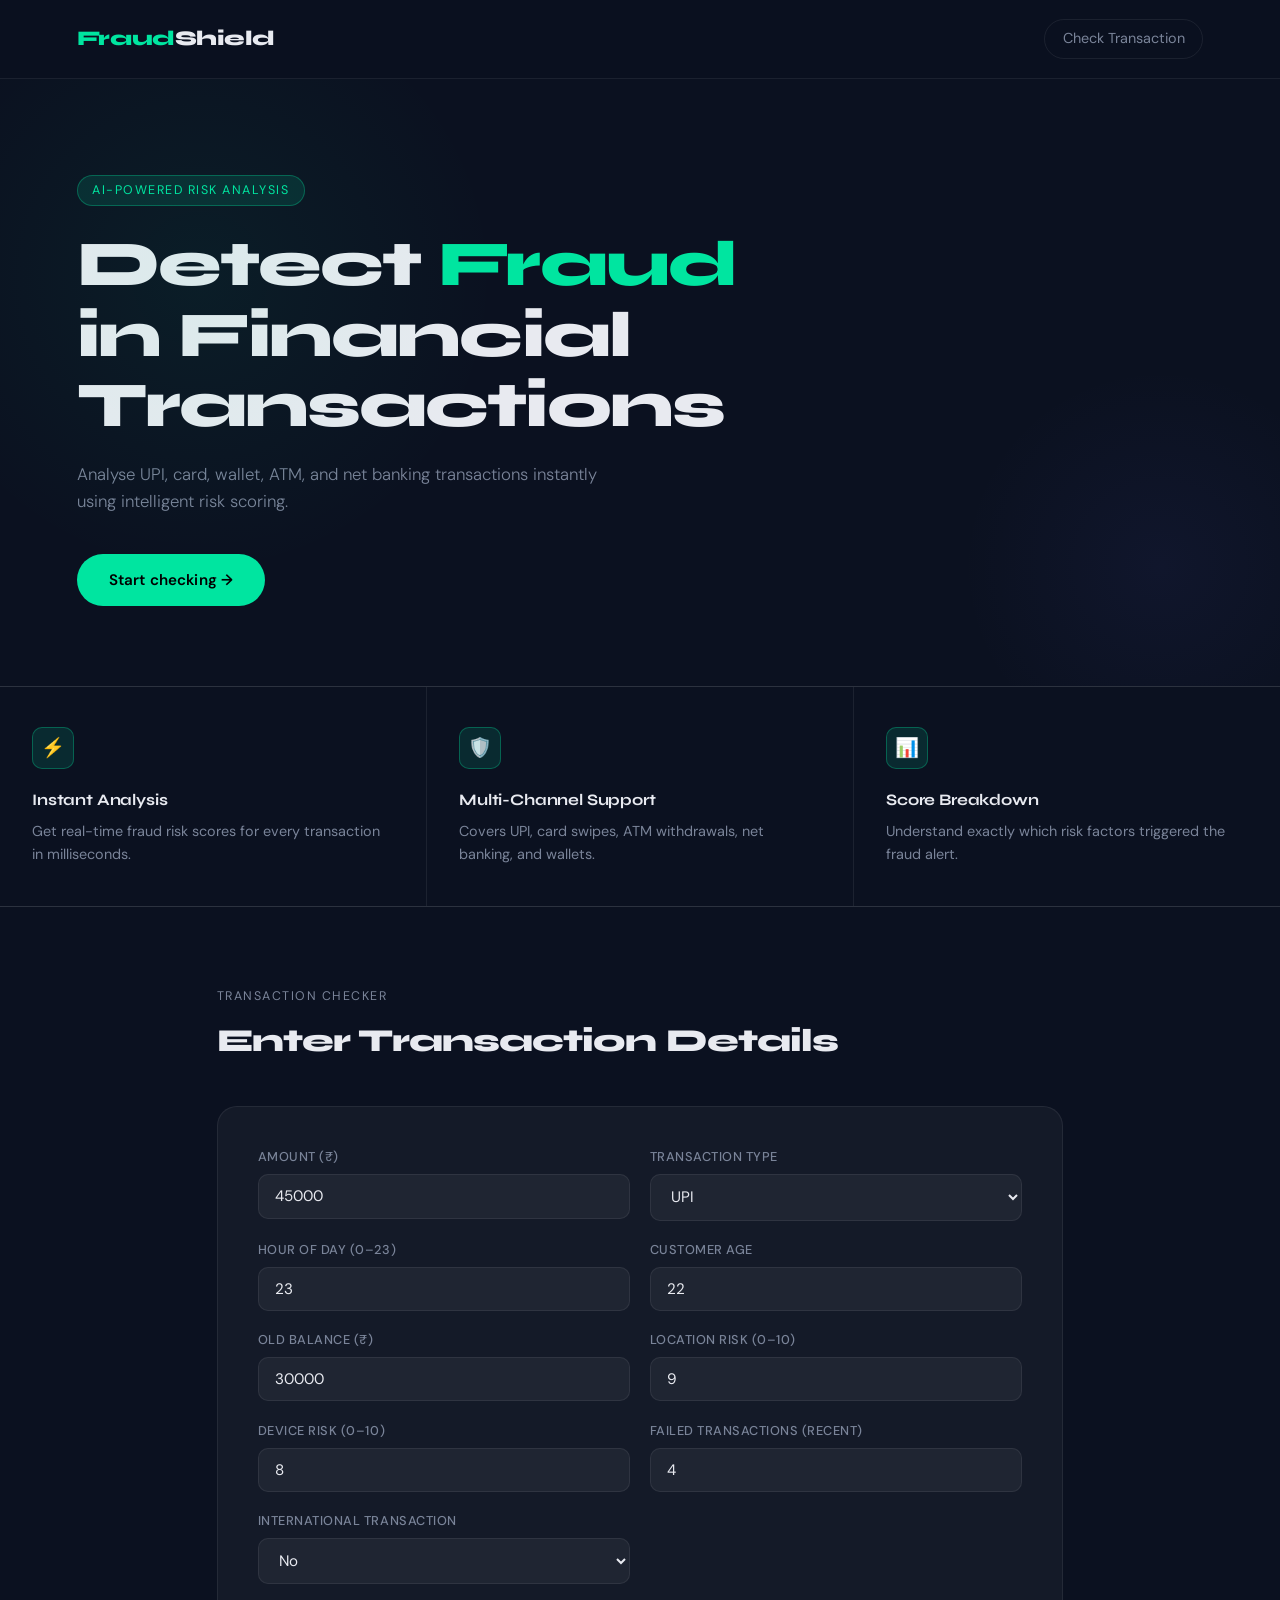
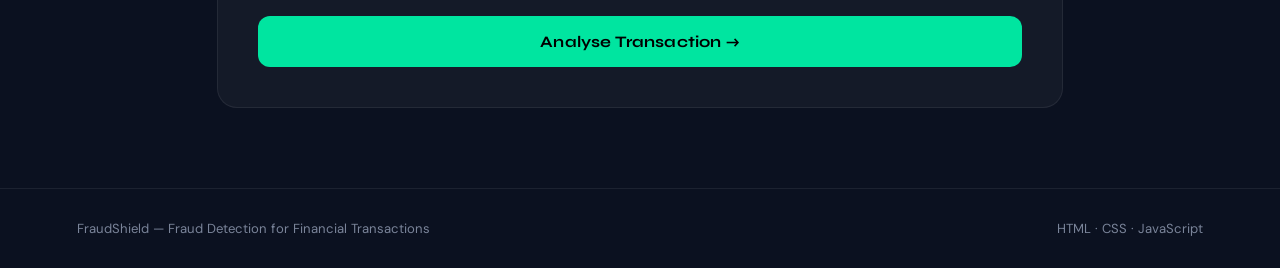
<file: index (1).html>
<!DOCTYPE html>
<html lang="en">
<head>
  <meta charset="UTF-8">
  <meta name="viewport" content="width=device-width, initial-scale=1.0">
  <title>FraudShield — Financial Transaction Fraud Detector</title>
  <link rel="preconnect" href="https://fonts.googleapis.com">
  <link href="https://fonts.googleapis.com/css2?family=Syne:wght@400;600;700;800&family=DM+Sans:wght@300;400;500&display=swap" rel="stylesheet">
  <style>
    *, *::before, *::after { margin: 0; padding: 0; box-sizing: border-box; }

    :root {
      --navy: #0b1120;
      --navy-mid: #111827;
      --navy-soft: #1a2540;
      --accent: #00e5a0;
      --accent-dim: rgba(0,229,160,0.12);
      --accent-border: rgba(0,229,160,0.3);
      --red: #ff4d4d;
      --red-dim: rgba(255,77,77,0.12);
      --red-border: rgba(255,77,77,0.3);
      --text: #e8eaf0;
      --muted: #7a8499;
      --border: rgba(255,255,255,0.07);
      --card-bg: rgba(255,255,255,0.04);
    }

    body {
      background: var(--navy);
      color: var(--text);
      font-family: 'DM Sans', sans-serif;
      font-size: 16px;
      line-height: 1.6;
      min-height: 100vh;
    }

    /* ── NAV ── */
    nav {
      display: flex;
      justify-content: space-between;
      align-items: center;
      padding: 1.2rem 6%;
      border-bottom: 1px solid var(--border);
      position: sticky;
      top: 0;
      background: rgba(11,17,32,0.85);
      backdrop-filter: blur(12px);
      z-index: 100;
    }
    .logo {
      font-family: 'Syne', sans-serif;
      font-weight: 800;
      font-size: 1.3rem;
      letter-spacing: -0.02em;
      color: var(--accent);
    }
    .logo span { color: var(--text); }
    nav a {
      font-size: 0.9rem;
      color: var(--muted);
      text-decoration: none;
      border: 1px solid var(--border);
      padding: 0.45rem 1.1rem;
      border-radius: 50px;
      transition: all 0.2s;
    }
    nav a:hover { color: var(--accent); border-color: var(--accent-border); }

    /* ── HERO ── */
    .hero {
      padding: 6rem 6% 5rem;
      position: relative;
      overflow: hidden;
    }
    .hero::before {
      content: '';
      position: absolute;
      top: -100px; left: -100px;
      width: 600px; height: 600px;
      background: radial-gradient(circle, rgba(0,229,160,0.06) 0%, transparent 70%);
      pointer-events: none;
    }
    .hero::after {
      content: '';
      position: absolute;
      bottom: -80px; right: -80px;
      width: 400px; height: 400px;
      background: radial-gradient(circle, rgba(99,102,241,0.06) 0%, transparent 70%);
      pointer-events: none;
    }
    .hero-tag {
      display: inline-block;
      font-size: 0.78rem;
      letter-spacing: 0.12em;
      text-transform: uppercase;
      color: var(--accent);
      border: 1px solid var(--accent-border);
      background: var(--accent-dim);
      padding: 0.3rem 0.9rem;
      border-radius: 50px;
      margin-bottom: 1.5rem;
    }
    h1 {
      font-family: 'Syne', sans-serif;
      font-size: clamp(2.4rem, 5vw, 4rem);
      font-weight: 800;
      line-height: 1.1;
      letter-spacing: -0.03em;
      max-width: 720px;
      margin-bottom: 1.2rem;
    }
    h1 em { color: var(--accent); font-style: normal; }
    .hero-sub {
      font-size: 1.05rem;
      color: var(--muted);
      max-width: 520px;
      margin-bottom: 2.5rem;
      font-weight: 300;
    }
    .btn-primary {
      display: inline-block;
      background: var(--accent);
      color: #000;
      font-family: 'DM Sans', sans-serif;
      font-weight: 600;
      font-size: 0.95rem;
      padding: 0.85rem 2rem;
      border-radius: 50px;
      text-decoration: none;
      transition: all 0.2s;
      letter-spacing: 0.01em;
    }
    .btn-primary:hover { background: #00ffc8; transform: translateY(-1px); }

    /* ── FEATURE CARDS ── */
    .features {
      display: grid;
      grid-template-columns: repeat(3, 1fr);
      gap: 1px;
      background: var(--border);
      border-top: 1px solid var(--border);
      border-bottom: 1px solid var(--border);
    }
    .feat {
      background: var(--navy);
      padding: 2.5rem 2rem;
      position: relative;
    }
    .feat-icon {
      width: 42px; height: 42px;
      border-radius: 10px;
      background: var(--accent-dim);
      border: 1px solid var(--accent-border);
      display: flex; align-items: center; justify-content: center;
      margin-bottom: 1.1rem;
      font-size: 1.2rem;
    }
    .feat h3 {
      font-family: 'Syne', sans-serif;
      font-size: 1rem;
      font-weight: 700;
      margin-bottom: 0.5rem;
      letter-spacing: -0.01em;
    }
    .feat p { font-size: 0.9rem; color: var(--muted); line-height: 1.6; }

    /* ── CHECKER ── */
    #checker {
      padding: 5rem 6%;
      max-width: 1000px;
      margin: 0 auto;
    }
    .section-label {
      font-size: 0.78rem;
      letter-spacing: 0.12em;
      text-transform: uppercase;
      color: var(--muted);
      margin-bottom: 0.5rem;
    }
    #checker h2 {
      font-family: 'Syne', sans-serif;
      font-size: 2rem;
      font-weight: 800;
      letter-spacing: -0.03em;
      margin-bottom: 2.5rem;
    }

    .form-shell {
      background: var(--card-bg);
      border: 1px solid var(--border);
      border-radius: 20px;
      padding: 2.5rem;
    }

    .grid-fields {
      display: grid;
      grid-template-columns: repeat(2, 1fr);
      gap: 1.2rem;
      margin-bottom: 1.5rem;
    }

    label.field {
      display: flex;
      flex-direction: column;
      gap: 0.4rem;
    }
    label.field .label-text {
      font-size: 0.8rem;
      font-weight: 500;
      color: var(--muted);
      letter-spacing: 0.04em;
      text-transform: uppercase;
    }
    input, select {
      background: rgba(255,255,255,0.05);
      border: 1px solid var(--border);
      color: var(--text);
      padding: 0.7rem 1rem;
      border-radius: 10px;
      font-family: 'DM Sans', sans-serif;
      font-size: 0.95rem;
      width: 100%;
      transition: border-color 0.2s;
    }
    input:focus, select:focus {
      outline: none;
      border-color: var(--accent-border);
      background: rgba(0,229,160,0.04);
    }
    select option { background: #1a2540; }

    .submit-btn {
      width: 100%;
      background: var(--accent);
      color: #000;
      border: none;
      padding: 1rem;
      border-radius: 12px;
      font-family: 'Syne', sans-serif;
      font-size: 1rem;
      font-weight: 700;
      cursor: pointer;
      letter-spacing: 0.01em;
      transition: all 0.2s;
      margin-top: 0.5rem;
    }
    .submit-btn:hover { background: #00ffc8; transform: translateY(-1px); }
    .submit-btn:active { transform: translateY(0); }

    /* ── RESULT ── */
    .result-box {
      margin-top: 1.5rem;
      border-radius: 16px;
      padding: 2rem;
      display: none;
      animation: slideUp 0.4s ease;
    }
    .result-box.safe {
      display: block;
      background: var(--accent-dim);
      border: 1px solid var(--accent-border);
    }
    .result-box.danger {
      display: block;
      background: var(--red-dim);
      border: 1px solid var(--red-border);
    }
    @keyframes slideUp {
      from { opacity: 0; transform: translateY(10px); }
      to   { opacity: 1; transform: translateY(0); }
    }
    .result-header {
      display: flex;
      align-items: center;
      gap: 0.8rem;
      margin-bottom: 1rem;
    }
    .result-icon {
      font-size: 1.8rem;
      line-height: 1;
    }
    .result-title {
      font-family: 'Syne', sans-serif;
      font-size: 1.3rem;
      font-weight: 800;
      letter-spacing: -0.02em;
    }
    .safe .result-title { color: var(--accent); }
    .danger .result-title { color: var(--red); }

    .score-bar-wrap {
      background: rgba(255,255,255,0.08);
      border-radius: 50px;
      height: 6px;
      margin: 0.8rem 0 0.4rem;
      overflow: hidden;
    }
    .score-bar {
      height: 100%;
      border-radius: 50px;
      transition: width 0.8s cubic-bezier(0.4,0,0.2,1);
    }
    .safe .score-bar { background: var(--accent); }
    .danger .score-bar { background: var(--red); }

    .score-label {
      display: flex;
      justify-content: space-between;
      font-size: 0.8rem;
      color: var(--muted);
      margin-bottom: 0.8rem;
    }
    .result-desc { font-size: 0.9rem; color: var(--muted); }

    /* ── SCORE BREAKDOWN ── */
    .breakdown {
      margin-top: 1.2rem;
      border-top: 1px solid rgba(255,255,255,0.06);
      padding-top: 1.2rem;
    }
    .breakdown-title {
      font-size: 0.75rem;
      text-transform: uppercase;
      letter-spacing: 0.1em;
      color: var(--muted);
      margin-bottom: 0.8rem;
    }
    .breakdown-items {
      display: flex;
      flex-wrap: wrap;
      gap: 0.5rem;
    }
    .breakdown-pill {
      font-size: 0.8rem;
      padding: 0.3rem 0.75rem;
      border-radius: 50px;
      background: rgba(255,255,255,0.06);
      border: 1px solid rgba(255,255,255,0.1);
      color: var(--muted);
    }
    .breakdown-pill.triggered {
      background: rgba(255,77,77,0.12);
      border-color: rgba(255,77,77,0.3);
      color: #ff8080;
    }
    .safe .breakdown-pill.triggered {
      background: rgba(0,229,160,0.1);
      border-color: rgba(0,229,160,0.25);
      color: var(--accent);
    }

    /* ── FOOTER ── */
    footer {
      border-top: 1px solid var(--border);
      padding: 1.8rem 6%;
      display: flex;
      justify-content: space-between;
      align-items: center;
    }
    footer p { font-size: 0.82rem; color: var(--muted); }

    @media (max-width: 700px) {
      .features { grid-template-columns: 1fr; }
      .grid-fields { grid-template-columns: 1fr; }
      footer { flex-direction: column; gap: 0.5rem; text-align: center; }
    }
  </style>
</head>
<body>

  <nav>
    <div class="logo">Fraud<span>Shield</span></div>
    <a href="#checker">Check Transaction</a>
  </nav>

  <header class="hero">
    <div class="hero-tag">AI-Powered Risk Analysis</div>
    <h1>Detect <em>Fraud</em> in Financial Transactions</h1>
    <p class="hero-sub">Analyse UPI, card, wallet, ATM, and net banking transactions instantly using intelligent risk scoring.</p>
    <a class="btn-primary" href="#checker">Start checking →</a>
  </header>

  <section class="features">
    <div class="feat">
      <div class="feat-icon">⚡</div>
      <h3>Instant Analysis</h3>
      <p>Get real-time fraud risk scores for every transaction in milliseconds.</p>
    </div>
    <div class="feat">
      <div class="feat-icon">🛡️</div>
      <h3>Multi-Channel Support</h3>
      <p>Covers UPI, card swipes, ATM withdrawals, net banking, and wallets.</p>
    </div>
    <div class="feat">
      <div class="feat-icon">📊</div>
      <h3>Score Breakdown</h3>
      <p>Understand exactly which risk factors triggered the fraud alert.</p>
    </div>
  </section>

  <main id="checker">
    <p class="section-label">Transaction Checker</p>
    <h2>Enter Transaction Details</h2>

    <div class="form-shell">
      <form id="fraudForm">
        <div class="grid-fields">

          <label class="field">
            <span class="label-text">Amount (₹)</span>
            <input type="number" id="amount" value="45000" min="0" required>
          </label>

          <label class="field">
            <span class="label-text">Transaction Type</span>
            <select id="type">
              <option>UPI</option>
              <option>Card</option>
              <option>Net Banking</option>
              <option>ATM</option>
              <option>Wallet</option>
            </select>
          </label>

          <label class="field">
            <span class="label-text">Hour of Day (0–23)</span>
            <input type="number" id="hour" min="0" max="23" value="23" required>
          </label>

          <label class="field">
            <span class="label-text">Customer Age</span>
            <input type="number" id="age" value="22" min="1" required>
          </label>

          <label class="field">
            <span class="label-text">Old Balance (₹)</span>
            <input type="number" id="balance" value="30000" min="0" required>
          </label>

          <label class="field">
            <span class="label-text">Location Risk (0–10)</span>
            <input type="number" id="locationRisk" min="0" max="10" value="9" required>
          </label>

          <label class="field">
            <span class="label-text">Device Risk (0–10)</span>
            <input type="number" id="deviceRisk" min="0" max="10" value="8" required>
          </label>

          <label class="field">
            <span class="label-text">Failed Transactions (recent)</span>
            <input type="number" id="failed" min="0" value="4" required>
          </label>

          <label class="field">
            <span class="label-text">International Transaction</span>
            <select id="international">
              <option value="0">No</option>
              <option value="1">Yes</option>
            </select>
          </label>

        </div>
        <button class="submit-btn" type="submit">Analyse Transaction →</button>
      </form>

      <div class="result-box" id="result"></div>
    </div>
  </main>

  <footer>
    <p>FraudShield — Fraud Detection for Financial Transactions</p>
    <p>HTML · CSS · JavaScript</p>
  </footer>

  <script>
    document.getElementById("fraudForm").addEventListener("submit", function(e) {
      e.preventDefault();

      const amount       = Number(document.getElementById("amount").value);
      const hour         = Number(document.getElementById("hour").value);
      const locationRisk = Number(document.getElementById("locationRisk").value);
      const deviceRisk   = Number(document.getElementById("deviceRisk").value);
      const failed       = Number(document.getElementById("failed").value);
      const international= Number(document.getElementById("international").value);

      const factors = [
        { label: "High amount (>₹30k)", triggered: amount > 30000,       points: 25 },
        { label: "Odd-hours transaction", triggered: (hour >= 22 || hour <= 4), points: 20 },
        { label: "High location risk",   triggered: locationRisk >= 7,   points: 20 },
        { label: "High device risk",     triggered: deviceRisk >= 7,     points: 15 },
        { label: "Multiple failures",    triggered: failed >= 3,          points: 10 },
        { label: "International txn",    triggered: international === 1,  points: 10 },
      ];

      const score = factors.reduce((sum, f) => sum + (f.triggered ? f.points : 0), 0);
      const isFraud = score >= 50;

      const resultEl = document.getElementById("result");
      resultEl.className = "result-box " + (isFraud ? "danger" : "safe");

      const triggeredFactors = factors.filter(f => f.triggered);
      const safeFactors      = factors.filter(f => !f.triggered);

      const pillsHTML = [
        ...triggeredFactors.map(f => `<span class="breakdown-pill triggered">⚠ ${f.label} (+${f.points})</span>`),
        ...safeFactors.map(f =>      `<span class="breakdown-pill">✓ ${f.label}</span>`)
      ].join("");

      resultEl.innerHTML = `
        <div class="result-header">
          <span class="result-icon">${isFraud ? "🚨" : "✅"}</span>
          <span class="result-title">${isFraud ? "Fraud Transaction Detected" : "Normal Transaction"}</span>
        </div>
        <div class="score-label">
          <span>Risk Score</span>
          <span><strong>${score}%</strong> / 100%</span>
        </div>
        <div class="score-bar-wrap">
          <div class="score-bar" style="width: 0%" id="scoreBar"></div>
        </div>
        <p class="result-desc">
          ${isFraud
            ? "This transaction shows multiple high-risk signals. Please verify the customer and hold approval until confirmed."
            : "This transaction looks safe based on the provided details. Risk factors are within normal thresholds."}
        </p>
        <div class="breakdown">
          <p class="breakdown-title">Risk factor breakdown</p>
          <div class="breakdown-items">${pillsHTML}</div>
        </div>
      `;

      setTimeout(() => {
        const bar = document.getElementById("scoreBar");
        if (bar) bar.style.width = score + "%";
      }, 50);

      resultEl.scrollIntoView({ behavior: "smooth", block: "nearest" });
    });
  </script>
</body>
</html>
</file>
<file: style.css>
* {
  margin: 0;
  padding: 0;
  box-sizing: border-box;
}

body {
  font-family: 'Segoe UI', Tahoma, Geneva, Verdana, sans-serif;
  background: linear-gradient(135deg, #667eea 0%, #764ba2 100%);
  min-height: 100vh;
  color: #333;
}

/* Header & Navigation */
header.hero {
  background: linear-gradient(135deg, #667eea 0%, #764ba2 100%);
  color: white;
  padding: 20px 0;
}

nav {
  display: flex;
  justify-content: space-between;
  align-items: center;
  padding: 0 50px;
  margin-bottom: 50px;
  flex-wrap: wrap;
}

nav h2 {
  font-size: 28px;
  font-weight: bold;
}

nav a {
  color: white;
  text-decoration: none;
  font-size: 16px;
  padding: 10px 20px;
  border: 2px solid white;
  border-radius: 5px;
  transition: all 0.3s ease;
}

nav a:hover {
  background-color: white;
  color: #667eea;
}

/* Hero Section */
.hero-text {
  text-align: center;
  padding: 60px 30px;
}

.hero-text h1 {
  font-size: 48px;
  margin-bottom: 20px;
  font-weight: bold;
}

.hero-text p {
  font-size: 18px;
  margin-bottom: 30px;
  max-width: 600px;
  margin-left: auto;
  margin-right: auto;
  line-height: 1.6;
}

.btn {
  display: inline-block;
  background-color: #ff6b6b;
  color: white;
  padding: 15px 40px;
  text-decoration: none;
  border-radius: 50px;
  font-size: 16px;
  font-weight: bold;
  transition: all 0.3s ease;
  border: 2px solid #ff6b6b;
}

.btn:hover {
  background-color: transparent;
  border-color: white;
  color: white;
}

/* Info Section */
.info {
  display: grid;
  grid-template-columns: repeat(auto-fit, minmax(300px, 1fr));
  gap: 30px;
  padding: 60px 50px;
  background-color: white;
}

.card {
  background: linear-gradient(135deg, #f5f7fa 0%, #c3cfe2 100%);
  padding: 30px;
  border-radius: 10px;
  box-shadow: 0 4px 15px rgba(0, 0, 0, 0.1);
  text-align: center;
  transition: transform 0.3s ease;
}

.card:hover {
  transform: translateY(-10px);
  box-shadow: 0 8px 25px rgba(0, 0, 0, 0.15);
}

.card h3 {
  font-size: 24px;
  margin-bottom: 15px;
  color: #667eea;
}

.card p {
  font-size: 16px;
  color: #666;
  line-height: 1.6;
}

/* Main Container & Form */
.container {
  padding: 60px 50px;
  background-color: #f9f9f9;
  min-height: 50vh;
}

.form-box {
  background-color: white;
  padding: 40px;
  border-radius: 10px;
  box-shadow: 0 4px 15px rgba(0, 0, 0, 0.1);
  max-width: 900px;
  margin: 0 auto;
}

.form-box h2 {
  font-size: 32px;
  margin-bottom: 30px;
  text-align: center;
  color: #667eea;
}

form {
  display: flex;
  flex-direction: column;
  gap: 20px;
}

.grid {
  display: grid;
  grid-template-columns: repeat(auto-fit, minmax(250px, 1fr));
  gap: 20px;
}

label {
  display: flex;
  flex-direction: column;
  font-weight: bold;
  color: #333;
  font-size: 14px;
}

label span {
  margin-bottom: 8px;
  color: #667eea;
}

input,
select {
  padding: 12px 15px;
  border: 2px solid #ddd;
  border-radius: 5px;
  font-size: 14px;
  transition: border-color 0.3s ease;
  font-family: inherit;
}

input:focus,
select:focus {
  outline: none;
  border-color: #667eea;
  box-shadow: 0 0 5px rgba(102, 126, 234, 0.3);
}

button[type='submit'] {
  background: linear-gradient(135deg, #667eea 0%, #764ba2 100%);
  color: white;
  padding: 15px 40px;
  border: none;
  border-radius: 50px;
  font-size: 16px;
  font-weight: bold;
  cursor: pointer;
  transition: all 0.3s ease;
  align-self: center;
  min-width: 200px;
}

button[type='submit']:hover {
  transform: scale(1.05);
  box-shadow: 0 8px 20px rgba(102, 126, 234, 0.4);
}

button[type='submit']:active {
  transform: scale(0.98);
}

/* Result Section */
.result {
  background-color: white;
  padding: 40px;
  border-radius: 10px;
  box-shadow: 0 4px 15px rgba(0, 0, 0, 0.1);
  max-width: 900px;
  margin: 30px auto 0;
  text-align: center;
  animation: slideIn 0.3s ease;
}

@keyframes slideIn {
  from {
    opacity: 0;
    transform: translateY(-10px);
  }
  to {
    opacity: 1;
    transform: translateY(0);
  }
}

.result.hidden {
  display: none;
}

.result h3 {
  font-size: 28px;
  margin-bottom: 15px;
}

.result.normal h3 {
  color: #27ae60;
}

.result.fraud h3 {
  color: #e74c3c;
}

.result p {
  font-size: 16px;
  margin-bottom: 10px;
  color: #666;
}

.result .score {
  font-size: 24px;
  font-weight: bold;
  margin-top: 15px;
  padding: 15px;
  border-radius: 5px;
}

.result.normal .score {
  background-color: #d5f4e6;
  color: #27ae60;
}

.result.fraud .score {
  background-color: #fadbd8;
  color: #e74c3c;
}

/* Footer */
footer {
  background-color: #222;
  color: white;
  text-align: center;
  padding: 30px;
  font-size: 14px;
  margin-top: 50px;
}

footer p {
  margin: 0;
}

/* Responsive Design */
@media (max-width: 768px) {
  nav {
    flex-direction: column;
    padding: 0 20px;
    gap: 20px;
  }

  .hero-text h1 {
    font-size: 36px;
  }

  .hero-text p {
    font-size: 16px;
  }

  .info {
    padding: 40px 20px;
  }

  .container {
    padding: 40px 20px;
  }

  .form-box {
    padding: 20px;
  }

  .grid {
    grid-template-columns: 1fr;
  }

  .result {
    padding: 20px;
  }
}

@media (max-width: 480px) {
  nav h2 {
    font-size: 22px;
  }

  .hero-text h1 {
    font-size: 28px;
  }

  .form-box h2 {
    font-size: 24px;
  }

  .btn {
    padding: 12px 30px;
    font-size: 14px;
  }
}
</file>
<file: joke-generator/style.css>
* {
  margin: 0;
  padding: 0;
  box-sizing: border-box;
}

body {
  font-family: 'Segoe UI', Tahoma, Geneva, Verdana, sans-serif;
  background: linear-gradient(135deg, #667eea 0%, #764ba2 100%);
  min-height: 100vh;
  display: flex;
  justify-content: center;
  align-items: center;
  padding: 20px;
}

.container {
  background: white;
  border-radius: 20px;
  box-shadow: 0 20px 60px rgba(0, 0, 0, 0.3);
  max-width: 600px;
  width: 100%;
  overflow: hidden;
}

/* Header */
.header {
  background: linear-gradient(135deg, #667eea 0%, #764ba2 100%);
  color: white;
  padding: 40px 30px;
  text-align: center;
}

.header h1 {
  font-size: 36px;
  margin-bottom: 10px;
  font-weight: bold;
}

.header p {
  font-size: 16px;
  opacity: 0.9;
}

/* Main Content */
.main-content {
  padding: 40px 30px;
}

.joke-box {
  display: flex;
  flex-direction: column;
  gap: 25px;
}

/* Joke Display */
.joke-display {
  background: linear-gradient(135deg, #f5f7fa 0%, #c3cfe2 100%);
  padding: 30px;
  border-radius: 15px;
  min-height: 150px;
  display: flex;
  align-items: center;
  justify-content: center;
  text-align: center;
  box-shadow: 0 4px 15px rgba(0, 0, 0, 0.1);
  transition: all 0.3s ease;
}

.joke-display.active {
  background: linear-gradient(135deg, #ffecd2 0%, #fcb69f 100%);
  box-shadow: 0 8px 25px rgba(252, 182, 159, 0.4);
}

.joke-text {
  font-size: 20px;
  color: #333;
  line-height: 1.6;
  font-weight: 500;
}

.joke-punchline {
  font-size: 18px;
  color: #667eea;
  margin-top: 15px;
  font-weight: bold;
  font-style: italic;
}

.loading-text {
  font-size: 18px;
  color: #667eea;
  font-weight: 500;
}

.error-text {
  color: #e74c3c;
  font-size: 16px;
}

/* Button Group */
.button-group {
  display: flex;
  gap: 15px;
  justify-content: center;
}

.btn {
  padding: 12px 30px;
  border: none;
  border-radius: 50px;
  font-size: 16px;
  font-weight: bold;
  cursor: pointer;
  transition: all 0.3s ease;
  text-transform: uppercase;
  letter-spacing: 1px;
}

.btn-primary {
  background: linear-gradient(135deg, #667eea 0%, #764ba2 100%);
  color: white;
  min-width: 150px;
}

.btn-primary:hover:not(:disabled) {
  transform: scale(1.05);
  box-shadow: 0 8px 20px rgba(102, 126, 234, 0.4);
}

.btn-primary:active {
  transform: scale(0.98);
}

.btn-secondary {
  background-color: #27ae60;
  color: white;
  min-width: 150px;
}

.btn-secondary:hover:not(:disabled) {
  background-color: #229954;
  transform: scale(1.05);
  box-shadow: 0 8px 20px rgba(39, 174, 96, 0.4);
}

.btn-secondary:disabled {
  background-color: #bdc3c7;
  cursor: not-allowed;
  opacity: 0.6;
}

.btn:disabled {
  opacity: 0.6;
  cursor: not-allowed;
}

/* Joke Category */
.joke-category {
  display: flex;
  gap: 12px;
  align-items: center;
  justify-content: center;
  flex-wrap: wrap;
}

.joke-category label {
  font-weight: bold;
  color: #333;
  font-size: 14px;
}

#categorySelect {
  padding: 10px 15px;
  border: 2px solid #667eea;
  border-radius: 8px;
  font-size: 14px;
  background-color: white;
  color: #333;
  cursor: pointer;
  transition: all 0.3s ease;
}

#categorySelect:hover {
  border-color: #764ba2;
}

#categorySelect:focus {
  outline: none;
  border-color: #764ba2;
  box-shadow: 0 0 8px rgba(102, 126, 234, 0.3);
}

/* Joke Counter */
.joke-counter {
  background: #ecf0f1;
  padding: 15px;
  border-radius: 10px;
  text-align: center;
  color: #333;
  font-weight: bold;
}

#jokeCount {
  color: #667eea;
  font-size: 20px;
}

/* Footer */
.footer {
  background-color: #f8f9fa;
  padding: 20px 30px;
  text-align: center;
  border-top: 1px solid #e0e0e0;
  color: #666;
  font-size: 14px;
}

/* Loading Animation */
@keyframes spin {
  0% {
    transform: rotate(0deg);
  }
  100% {
    transform: rotate(360deg);
  }
}

.loading {
  display: inline-block;
  width: 20px;
  height: 20px;
  border: 3px solid #f3f3f3;
  border-top: 3px solid #667eea;
  border-radius: 50%;
  animation: spin 1s linear infinite;
}

/* Responsive Design */
@media (max-width: 600px) {
  .container {
    border-radius: 15px;
  }

  .header {
    padding: 30px 20px;
  }

  .header h1 {
    font-size: 28px;
  }

  .header p {
    font-size: 14px;
  }

  .main-content {
    padding: 30px 20px;
  }

  .joke-display {
    min-height: 120px;
    padding: 20px;
  }

  .joke-text {
    font-size: 18px;
  }

  .joke-punchline {
    font-size: 16px;
  }

  .button-group {
    flex-direction: column;
  }

  .btn {
    width: 100%;
  }

  .joke-category {
    flex-direction: column;
  }

  #categorySelect {
    width: 100%;
  }
}

@media (max-width: 400px) {
  .header h1 {
    font-size: 24px;
  }

  .joke-text {
    font-size: 16px;
  }

  .btn {
    padding: 10px 20px;
    font-size: 14px;
  }
}
</file>
